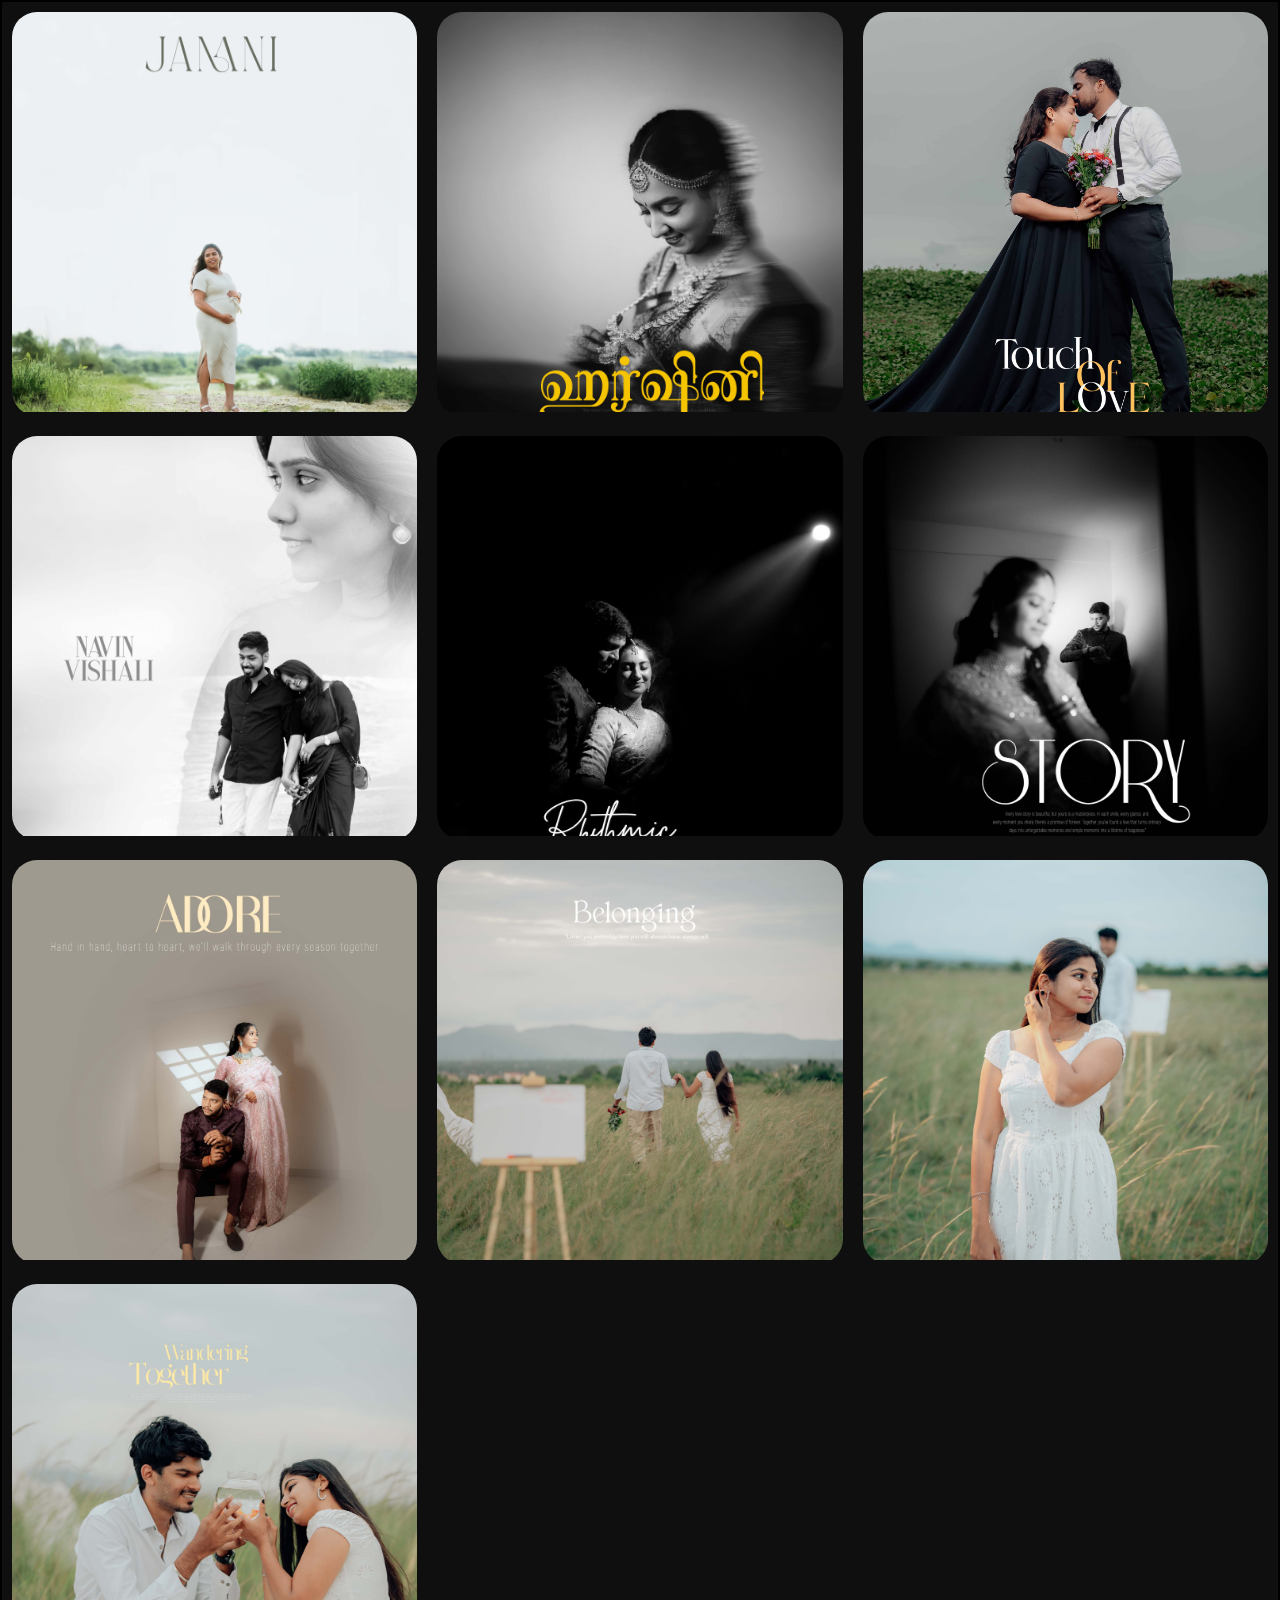
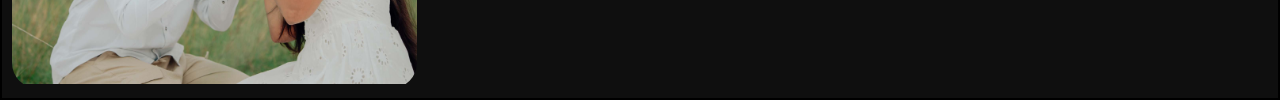
<file: pv delight pix/about.html>
<!DOCTYPE html>
    
    <html lang="en">

<head>
    <meta charset="UTF-10
">
    <meta name="viewport" content="width=device-width, initial-scale=1.0">
    <title>PV Delight Pix</title>

    <!-- CSS -->
    <link rel="stylesheet" href="style.css">

    <!-- FONT AWESOME -->
    <link rel="stylesheet"
        href="https://cdnjs.cloudflare.com/ajax/libs/font-awesome/6.5.2/css/all.min.css">

    <!-- GOOGLE FONT -->
    <link
        href="https://fonts.google.com/share?selection.family=Lato:ital,wght@0,100;0,300;0,400;0,700;0,900;1,100;1,300;1,400;1,700;1,900"
        rel="stylesheet">
</head>

<div style="border: 2px solid black; padding: 10px;" class="gallery-container">

            <div class="gallery-item">
                <img src="image/005.jpg">
            </div>

            <div class="gallery-item">
                <img src="image/003.jpg">
            </div>

            <div class="gallery-item">
                <img src="image/05.jpg">
            </div>

            <div class="gallery-item">
                <img src="image/004.jpg">
            </div>

            <div class="gallery-item">
                <img src="image/04.jpg">
            </div>

           

            <div class="gallery-item">
                <img src="image/02.jpg">
            </div>

            <div class="gallery-item">
                <img src="image/01.jpg">
            </div>
            <div class="gallery-item">
                <img src="image/20.jpg">
            </div>
             <div class="gallery-item">
                <img src="image/21.jpg">
            </div>
             <div class="gallery-item">
                <img src="image/22.jpg">
            </div>
</file>
<file: pv delight pix/style.css>
*{
    margin:0;
    padding:0;
    box-sizing:border-box;
    scroll-behavior:smooth;
}

body{
    font-family:'Poppins',sans-serif;
    background:#0f0f0f;
    color:white;
    overflow-x:hidden;
}

/* COLORS */

:root{
    --yellow:#ffd54f;
    --light-yellow:#fff3c4;
    --dark:#121212;
}

/* NAVBAR */

.navbar{
    width:100%;
    position:fixed;
    top:0;
    left:0;
    padding:20px 8%;
    display:flex;
    justify-content:space-between;
    align-items:center;
    background:rgba(0,0,0,0.5);
    backdrop-filter:blur(15px);
    z-index:1000;
}

.logo{
    font-size:28px;
    font-weight:700;
    color:var(--yellow);
    letter-spacing:2px;
}

.nav-links{
    display:flex;
    list-style:none;
    gap:35px;
}

.nav-links a{
    text-decoration:none;
    color:white;
    font-weight:500;
    transition:0.4s;
}

.nav-links a:hover{
    color:var(--yellow);
}

.menu-btn{
    display:none;
}

/* HERO */

.hero{
    width:100%;
    height:100vh;
    background:url('image/03.jpg');
    background-size:cover;
    background-position:center;
    position:relative;
    display:flex;
    justify-content:center;
    align-items:center;
}

.hero-overlay{
    position:absolute;
    width:100%;
    height:100%;
    background:linear-gradient(to right,
    rgba(0,0,0,0.7),
    rgba(0,0,0,0.3));
}

.hero-content{
    position:relative;
    text-align:center;
    max-width:900px;
    padding:20px;
    animation:fadeUp 1.5s ease;
}

.hero-content h1{
    font-size:75px;
    line-height:1.2;
    margin-bottom:25px;
}

.hero-content span{
    color:var(--yellow);
}

.hero-content p{
    font-size:20px;
    color:#ffffff;
    line-height:1.8;
}

.hero-buttons{
    margin-top:40px;
    display:flex;
    justify-content:center;
    gap:20px;
}

.btn{
    padding:15px 35px;
    border-radius:50px;
    text-decoration:none;
    font-weight:600;
    transition:0.5s;
}

.yellow-btn{
    background:var(--yellow);
    color:black;
}

.yellow-btn:hover{
    transform:translateY(-5px);
    box-shadow:0 0 30px rgba(255,213,79,0.5);
}

.transparent-btn{
    border:2px solid var(--yellow);
    color:var(--yellow);
}

.transparent-btn:hover{
    background:var(--yellow);
    color:black;
}

/* SECTION */

.section{
    padding:120px 8%;
}

.section-title{
    text-align:center;
    margin-bottom:70px;
}

.section-title h2{
    font-size:50px;
    color:var(--yellow);
}

.section-title p{
    margin-top:10px;
    color:#cccccc;
}

/* ABOUT */

.about-container{
    display:grid;
    grid-template-columns:repeat(auto-fit,minmax(350px,1fr));
    gap:60px;
    align-items:center;
}

.about-image img{
    width:100%;
    border-radius:30px;
}

.about-content h3{
    font-size:45px;
    margin-bottom:20px;
}

.about-content p{
    color:#cccccc;
    line-height:2;
    margin-bottom:20px;
}

.about-stats{
    display:flex;
    gap:20px;
    margin-top:30px;
    flex-wrap:wrap;
}

.stat-box{
    background:#1a1a1a;
    padding:25px;
    border-radius:20px;
    min-width:150px;
}

.stat-box h4{
    color:var(--yellow);
    font-size:30px;
}

/* SERVICES */

.services-container{
    display:grid;
    grid-template-columns:repeat(auto-fit,minmax(250px,1fr));
    gap:30px;
}

.service-card{
    background:#1a1a1a;
    padding:40px 30px;
    border-radius:25px;
    transition:0.5s;
    text-align:center;
}

.service-card:hover{
    transform:translateY(-10px);
    box-shadow:0 0 30px rgba(255,213,79,0.2);
}

.service-card i{
    font-size:50px;
    color:var(--yellow);
    margin-bottom:25px;
}

.service-card h3{
    margin-bottom:15px;
}

.service-card p{
    color:#cfcfcf;
    line-height:1.8;
}

/* GALLERY */

.gallery-container{
    display:grid;
    grid-template-columns:repeat(auto-fit,minmax(300px,1fr));
    gap:20px;
}

.gallery-item{
    overflow:hidden;
    border-radius:25px;
}

.gallery-item img{
    width:100%;
    height: 400px;
    object-fit:cover;
    transition:0.7s;
}

.gallery-item:hover img{
    transform:scale(1.1);
}

/* REVIEWS */

.review-container{
    display:grid;
    grid-template-columns:repeat(auto-fit,minmax(300px,1fr));
    gap:30px;
}

.review-card{
    background:#1a1a1a;
    padding:40px 30px;
    border-radius:25px;
    text-align:center;
}

.review-card img{
    width:90px;
    height:90px;
    border-radius:50%;
    object-fit:cover;
    margin-bottom:20px;
}

.review-card span{
    color:gold;
    font-size:22px;
}

.review-card p{
    margin-top:20px;
    color:#cccccc;
    line-height:1.8;
}

/* CONTACT */

.contact-container{
    display:grid;
    grid-template-columns:repeat(auto-fit,minmax(350px,1fr));
    gap:60px;
}

.contact-left h2{
    font-size:50px;
    margin-bottom:20px;
}

.contact-left p{
    color:#cccccc;
    line-height:2;
}

.contact-details{
    margin-top:30px;
}

.contact-details div{
    margin-bottom:20px;
    font-size:18px;
}

.contact-details i{
    color:var(--yellow);
    margin-right:10px;
}

.contact-right form{
    display:flex;
    flex-direction:column;
    gap:20px;
}

.contact-right input,
.contact-right textarea{
    padding:18px;
    border:none;
    outline:none;
    border-radius:15px;
    background:#1a1a1a;
    color:white;
}

.contact-right textarea{
    height:150px;
}

.contact-right button{
    padding:18px;
    border:none;
    border-radius:15px;
    background:var(--yellow);
    font-weight:600;
    cursor:pointer;
}

/* FOOTER */

footer{
    padding:40px;
    text-align:center;
    border-top:1px solid rgba(255,255,255,0.1);
}

footer h3{
    color:var(--yellow);
    margin-bottom:10px;
}

.footer-socials{
    margin:25px 0;
}

.footer-socials a{
    width:45px;
    height:45px;
    display:inline-flex;
    justify-content:center;
    align-items:center;
    background:#1a1a1a;
    border-radius:50%;
    color:var(--yellow);
    margin:0 10px;
    text-decoration:none;
}

/* ANIMATION */

@keyframes fadeUp{

    from{
        opacity:0;
        transform:translateY(80px);
    }

    to{
        opacity:1;
        transform:translateY(0);
    }

}

/* RESPONSIVE */

@media(max-width:900px){

    .hero-content h1{
        font-size:50px;
    }

    .nav-links{
        display:none;
    }

    .menu-btn{
        display:block;
        font-size:25px;
    }

}
</file>
